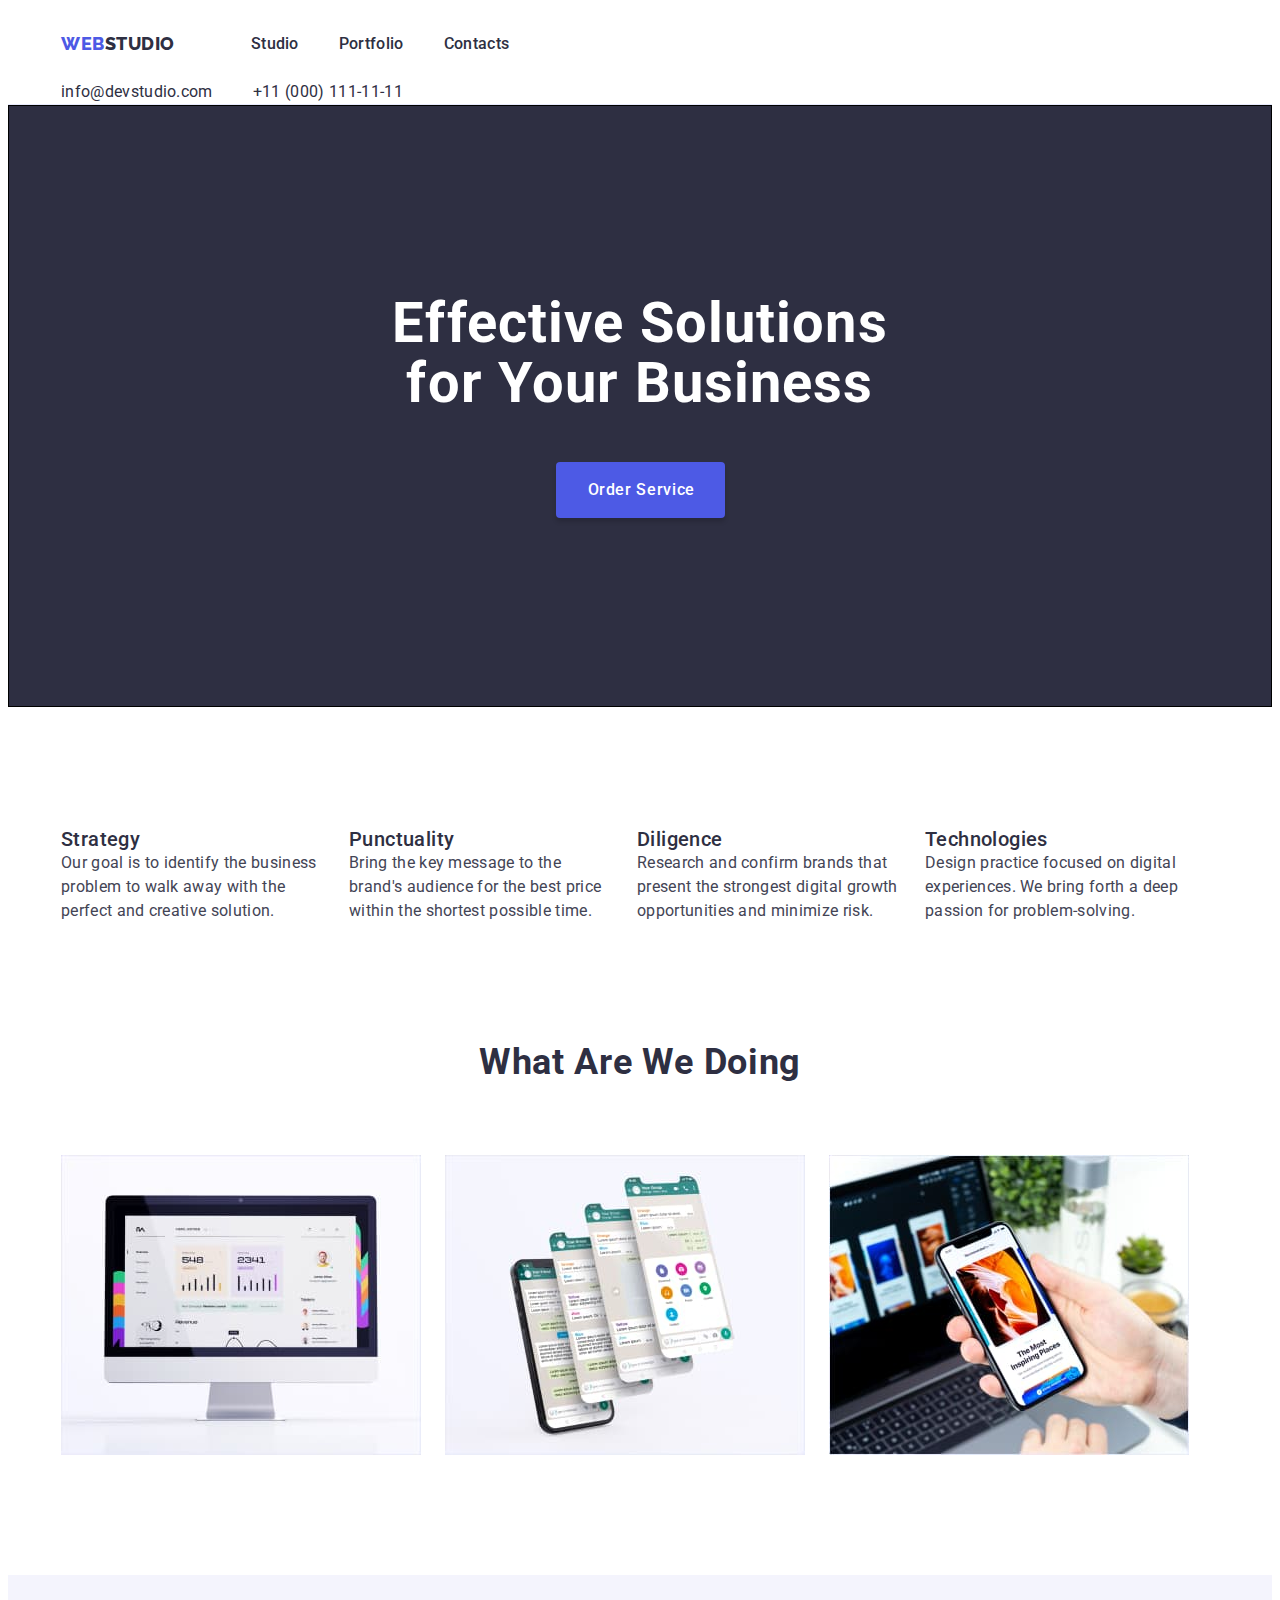
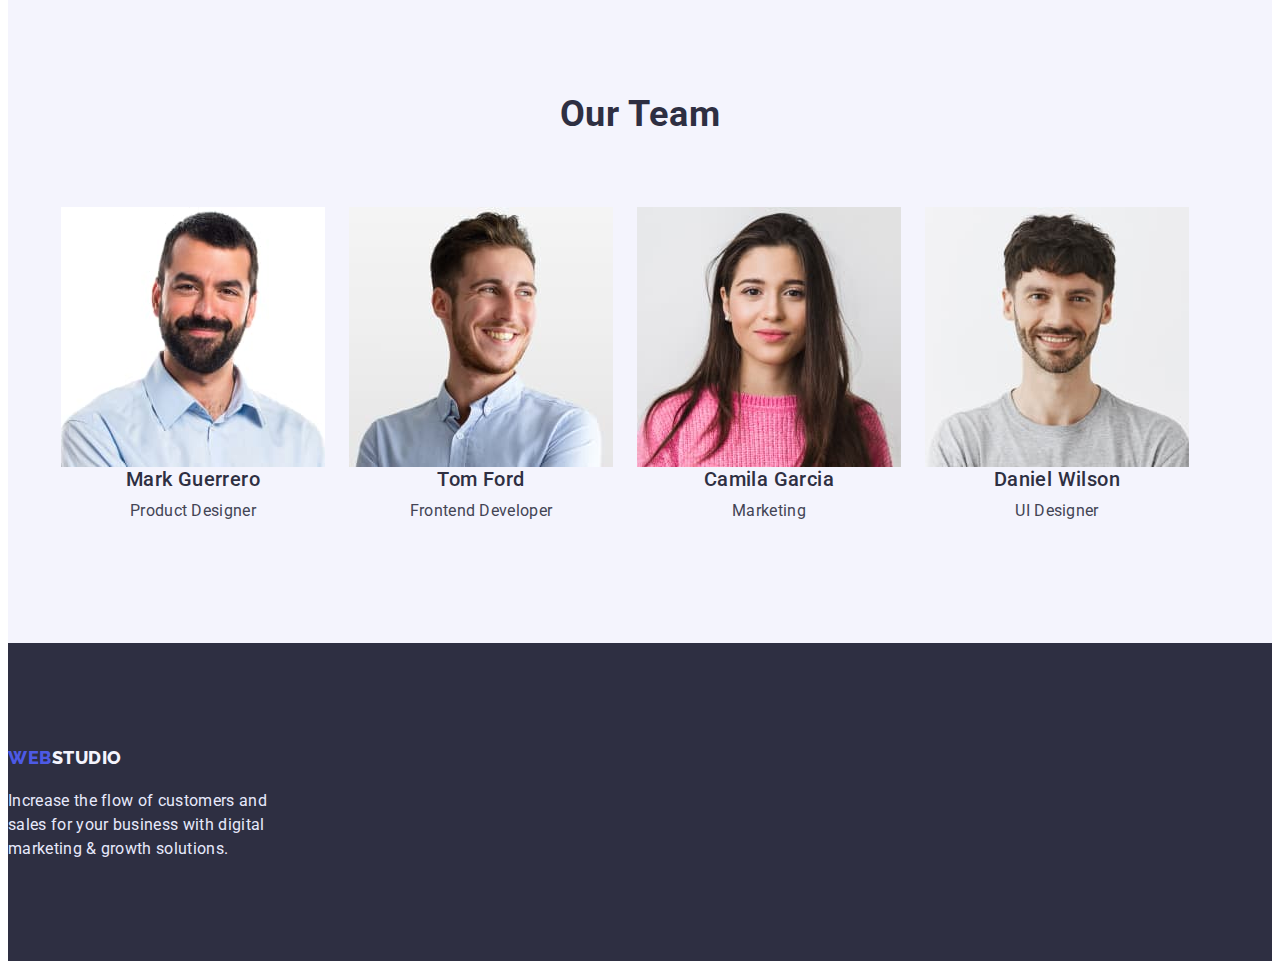
<file: index.html>
<!DOCTYPE html>
<html lang="en">
	<head>
		<meta charset="UTF-8" />
		<meta http-equiv="X-UA-Compatible" content="IE=edge" />
		<meta name="viewport" content="width=device-width, initial-scale=1.0" />
		<title>WebStudio</title
		><link rel="preconnect" href="https://fonts.googleapis.com" />
		<link rel="preconnect" href="https://fonts.gstatic.com" crossorigin />
		<link
			href="https://fonts.googleapis.com/css2?family=Raleway:wght@800&family=Roboto:wght@400;500;700;900&display=swap"
			rel="stylesheet"
		/>
		<link
			rel="stylesheet"
			href="https://cdnjs.cloudflare.com/ajax/libs/modern-normalize/1.1.0/modern-normalize.min.css"
			integrity="sha512-wpPYUAdjBVSE4KJnH1VR1HeZfpl1ub8YT/NKx4PuQ5NmX2tKuGu6U/JRp5y+Y8XG2tV+wKQpNHVUX03MfMFn9Q=="
			crossorigin="anonymous"
			referrerpolicy="no-referrer"
		/>
		<link rel="stylesheet" href="./css/styles.css" />
	</head>
	<body>
		<header class="header">
			<div class="container">
				<div class="header-container">
					<nav class="header-navigation list">
						<a class="header-logo" href="./index.html"><span>Web</span>Studio</a>
						<ul class="header-list list">
							<li class="header-list-item"><a href="#" class="header-link link">Studio</a></li>
							<li class="header-list-item"><a href="./portfolio.html" class="header-link link">Portfolio</a></li>
							<li class="header-list-item"><a href="#" class="header-link link">Contacts</a></li>
						</ul>
					</nav>
					<address class="header-addess">
						<ul class="list">
							<li><a class="header-mail link" href="mailto:info@devstudio.com">info@devstudio.com</a></li>
							<li><a class="header-tell link" href="tel:+110001111111">+11 (000) 111-11-11</a></li>
						</ul>
					</address>
				</div>
			</div>
		</header>
		<main>
			<!-- Hero section -->
			<section class="hero">
				<div class="hero-container">
					<h1 class="hero-title">Effective Solutions for Your Business</h1>
					<button type="button" class="hero-btn">Order Service</button>
				</div>
			
			</section>
			<section class="methods">
				<div class="container">
					<h2 class="visually-hidden">Our working methods</h2>
					<ul class="mtd-list list">
						<li class="mtd-list-item">
							<h3 class="mtd-list-title">Strategy</h3>
							<p class="mtd-list-text">
								Our goal is to identify the business problem to walk away with the perfect and creative solution.
							</p>
						</li>
						<li class="mtd-list-item">
							<h3 class="mtd-list-title">Punctuality</h3>
							<p class="mtd-list-text">
								Bring the key message to the brand's audience for the best price within the shortest possible time.
							</p>
						</li>
						<li class="mtd-list-item">
							<h3 class="mtd-list-title">Diligence</h3>
							<p class="mtd-list-text">
								Research and confirm brands that present the strongest digital growth opportunities and minimize risk.
							</p>
						</li>
						<li class="mtd-list-item">
							<h3 class="mtd-list-title">Technologies</h3>
							<p class="mtd-list-text">
								Design practice focused on digital experiences. We bring forth a deep passion for problem-solving.
							</p>
						</li>
					</ul>
				</div>
			</section>
			<section class="work">
				<div class="container">
					<h2 class="work-title">What are we doing</h2>
					<ul class="work-list list">
						<li>
							<img src="./images/section2/img1.jpg" alt="Web- sites" width="360" />
						</li>
						<li>
							<img src="./images/section2/img2.jpg" alt="Applications" width="360" />
						</li>
						<li>
							<img src="./images/section2/img3.jpg" alt="Adapt this to mobile devices" width="360" />
						</li>
					</ul>
				</div>
			</section>
			<section class="team">
				<div class="container">
					<h2 class="team-title">Our Team</h2>
					<ul class="team-list list">
						<li>
							<img
								src="./images/section3/foto1.jpg"
								alt="Mark Guerrero
          Product Designer"
								width="264"
							/>
							<h3 class="team-name">Mark Guerrero</h3>
							<p class="team-prof">Product Designer</p>
						</li>
						<li>
							<img
								src="./images/section3/foto2.jpg"
								alt="Tom Ford
          Frontend Developer"
								width="264"
							/>
							<h3 class="team-name">Tom Ford</h3>
							<p class="team-prof">Frontend Developer</p>
						</li>
						<li>
							<img
								src="./images/section3/foto3.jpg"
								alt="Camila Garcia
          Marketing"
								width="264"
							/>
							<h3 class="team-name">Camila Garcia</h3>
							<p class="team-prof">Marketing</p>
						</li>
						<li>
							<img
								src="./images/section3/foto4.jpg"
								alt="Daniel Wilson
          UI Designer"
								width="264"
							/>
							<h3 class="team-name">Daniel Wilson</h3>
							<p class="team-prof">UI Designer</p>
						</li>
					</ul>
				</div>
			</section>
		</main>
		<footer class="footer">
			<a class="footer-logo link" href="./index.html"><span class="accent">Web</span>Studio</a>
			<p class="footer-text">
				Increase the flow of customers and sales for your business with digital marketing & growth solutions.
			</p>
		</footer>
	</body>
</html>
</file>
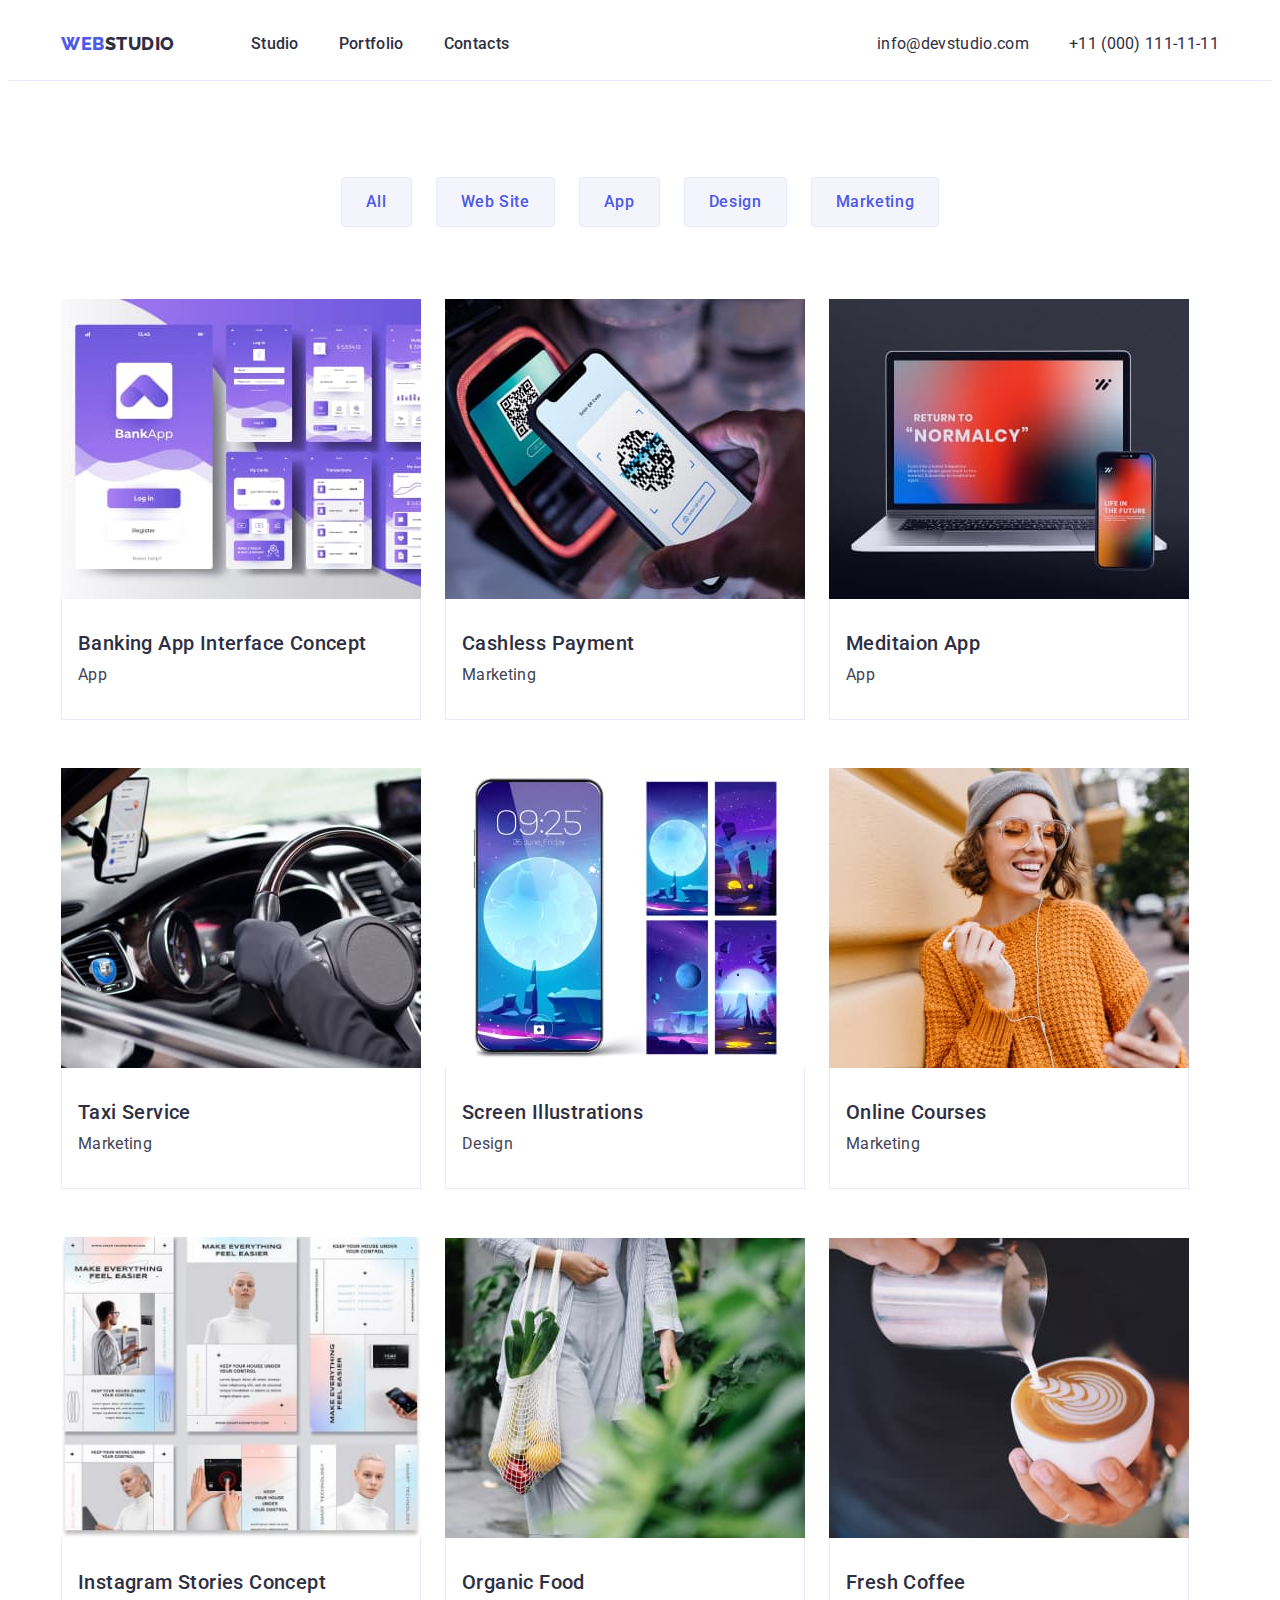
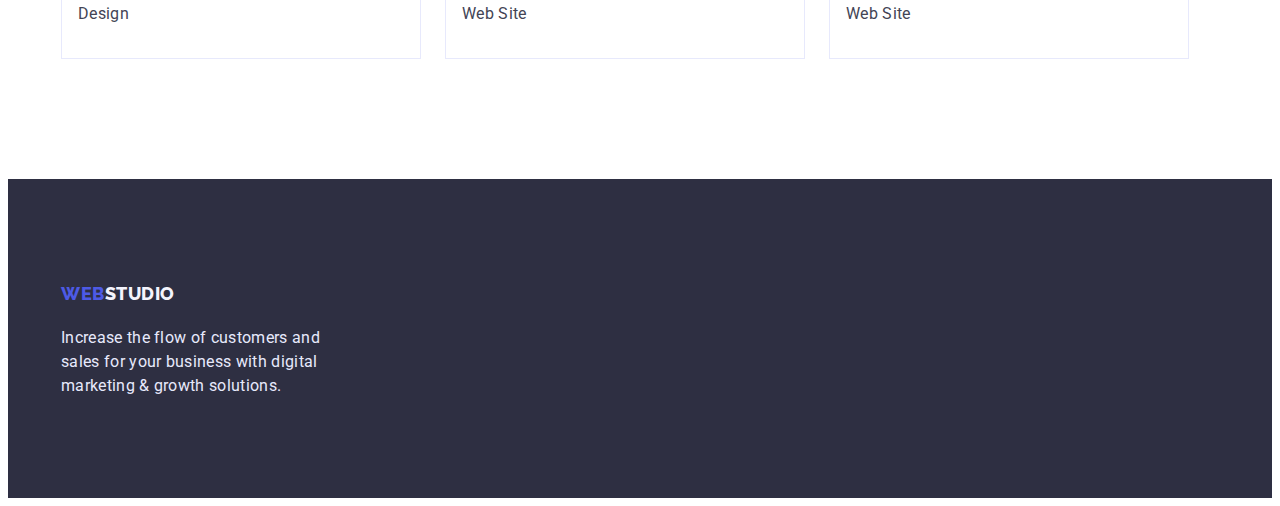
<file: portfolio.html>
<!DOCTYPE html>
<html lang="en">
	<head>
		<meta charset="UTF-8" />
		<meta http-equiv="X-UA-Compatible" content="IE=edge" />
		<meta name="viewport" content="width=device-width, initial-scale=1.0" />
		<title>Portfolio</title
		><link rel="preconnect" href="https://fonts.googleapis.com" />
		<link rel="preconnect" href="https://fonts.gstatic.com" crossorigin />
		<link
			href="https://fonts.googleapis.com/css2?family=Raleway:wght@800&family=Roboto:wght@400;500;700;900&display=swap"
			rel="stylesheet"
		/>
		<link
			rel="stylesheet"
			href="https://cdnjs.cloudflare.com/ajax/libs/modern-normalize/1.1.0/modern-normalize.min.css"
			integrity="sha512-wpPYUAdjBVSE4KJnH1VR1HeZfpl1ub8YT/NKx4PuQ5NmX2tKuGu6U/JRp5y+Y8XG2tV+wKQpNHVUX03MfMFn9Q=="
			crossorigin="anonymous"
			referrerpolicy="no-referrer"
		/>
		<link rel="stylesheet" href="./css/styles.css" />
	</head>
	<body>
		<!--     Header    -->
		<header class="header">
			<div class="container-header">
				<nav class="header-navigation list">
					<a class="header-logo" href="./index.html"><span>Web</span>Studio</a>
					<ul class="header-list list">
						<li class="header-list-item"><a href="./index.html" class="header-link link">Studio</a></li>
						<li class="header-list-item"><a href="./portfolio.html" class="header-link link">Portfolio</a></li>
						<li class="header-list-item"><a href="#" class="header-link link">Contacts</a></li>
					</ul>
				</nav>
				<address class="header-addess">
					<ul class="list">
						<li><a class="header-mail link" href="mailto:info@devstudio.com">info@devstudio.com</a></li>
						<li><a class="header-tell link" href="tel:+110001111111">+11 (000) 111-11-11</a></li>
					</ul>
				</address>
			</div>
		</header>
		<!-- Main -->
		<section class="portfolio"
			><div class="container">
				<h1 class="visually-hidden">Examples of our work</h1>
				<!--                       Buttons                          -->
				<ul class="portfolio-list list">
					<li class="portfolio-item"><button type="button" class="btn">All</button></li>
					<li class="portfolio-item"><button type="button" class="btn">Web Site</button></li>
					<li class="portfolio-item"><button type="button" class="btn">App</button></li>
					<li class="portfolio-item"><button type="button" class="btn">Design</button></li>
					<li class="portfolio-item"><button type="button" class="btn">Marketing</button></li>
				</ul>
				<ul class="exampl-list list">
					<li class="exampl-item"
						><img src="./images/portfolio/img1.jpg" alt="Banking App Interface Concept" width="360" /><div
							class="exampl-content"
							><h2 class="exampl-subtitle">Banking App Interface Concept</h2><p class="exampl-descr">App</p></div
						></li
					>
					<li class="exampl-item"
						><img src="./images/portfolio/img2.jpg" alt="Cashless Payment" width="360" /><div class="exampl-content"
							><h2 class="exampl-subtitle">Cashless Payment</h2><p class="exampl-descr">Marketing</p></div
						></li
					>
					<li class="exampl-item"
						><img src="./images/portfolio/img3.jpg" alt="Meditaion App" width="360" /><div class="exampl-content"
							><h2 class="exampl-subtitle">Meditaion App</h2><p class="exampl-descr">App</p></div
						></li
					>
					<li class="exampl-item"
						><img src="./images/portfolio/img4.jpg" alt="Taxi Service" width="360" /><div class="exampl-content"
							><h2 class="exampl-subtitle">Taxi Service</h2><p class="exampl-descr">Marketing</p></div
						></li
					>
					<li class="exampl-item"
						><img src="./images/portfolio/img5.jpg" alt="Screen Illustrations" width="360" /><div class="exampl-content"
							><h2 class="exampl-subtitle">Screen Illustrations</h2><p class="exampl-descr">Design</p></div
						></li
					>
					<li class="exampl-item"
						><img src="./images/portfolio/img6.jpg" alt="Online Courses" width="360" /><div class="exampl-content"
							><h2 class="exampl-subtitle">Online Courses</h2><p class="exampl-descr">Marketing</p></div
						></li
					>
					<li class="exampl-item"
						><img src="./images/portfolio/img7.jpg" alt="Instagram Stories Concept" width="360" /><div
							class="exampl-content"
							><h2 class="exampl-subtitle">Instagram Stories Concept</h2><p class="exampl-descr">Design</p></div
						></li
					>
					<li class="exampl-item"
						><img src="./images/portfolio/img8.jpg" alt="Organic Food" width="360" /><div class="exampl-content"
							><h2 class="exampl-subtitle">Organic Food</h2><p class="exampl-descr">Web Site</p></div
						></li
					>
					<li class="exampl-item"
						><img src="./images/portfolio/img9.jpg" alt="Fresh Coffee" width="360" /><div class="exampl-content">
							<h2 class="exampl-subtitle">Fresh Coffee</h2><p class="exampl-descr">Web Site</p></div
						></li
					></ul
				></div
			>
		</section>
		<!-- Footer -->
		<footer class="footer"
			><div class="container">
				<a class="footer-logo link" href="./index.html"><span class="accent">Web</span>Studio</a>
				<p class="footer-text">
					Increase the flow of customers and sales for your business with digital marketing & growth solutions.
				</p></div
			>
		</footer>
	</body>
</html>
</file>
<file: css/styles.css>
:root {
	--main-color: #2e2f42;
	--accent-color: #434455;
	--white-pure-color: #ffffff;
	--white-first-color: #f4f4fd;
	--white-second-color: #e7e9fc;
	--blue-first-color: #4d5ae5;
	--blue-second-color: #404bbf;
}
h1,
h2,
h3,
h4,
h5,
h6,
p {
	margin: 0;
}

ul {
	margin: 0;
	padding: 0;
}

img {
	display: block;
	max-width: 100%;
	height: auto;
}

body {
	font-family: "Roboto", sans-serif, "Raleway", sans-serif;
	font-weight: 400;
	background: var(--white-pure-color);
	color: var(--main-color);
}
.container {
	max-width: 1158px;
	margin: 0 auto;
	padding: 0 15px;
}
.container-header {
	display: flex;
	align-items: center;
	max-width: 1158px;
	margin: 0 auto;
	padding: 0 15px;
}
.link {
	text-decoration: none;
}
.link:hover,
.link:focus,
.link:active {
	color: var(--blue-second-color);
}
.list {
	list-style: none;
	display: flex;
	align-items: center;
}
.header {
	border-bottom: 1px solid var(--white-second-color);
}
.header-navigation {
	display: flex;
	align-items: center;
}
.header-logo {
	font-family: "Raleway", sans-serif;
	font-style: normal;
	font-weight: 800;
	font-size: 18px;
	line-height: 1.33;
	display: inline-block;
	letter-spacing: 0.03em;
	text-transform: uppercase;
	text-decoration: none;
	color: var(--main-color);
	margin-right: 76px;
	padding: 24px 0;
}
.header-logo span {
	color: var(--blue-first-color);
}
.header-addess {
	display: flex;
	align-items: center;
	margin-left: auto;
}
.header-list {
	display: flex;
	gap: 40px;
}
.header-list-item {
	font-weight: 500;
	font-size: 16px;
	line-height: 1.5;
	letter-spacing: 0.02em;
	color: var(--main-color);
}
.header-link {
	font-weight: 500;
	font-size: 16px;
	line-height: 1.5;
	letter-spacing: 0.02em;
	color: var(--main-color);
}
.header-mail {
	font-style: normal;
	font-size: 16px;
	line-height: 1.5;
	letter-spacing: 0.02em;
	color: var(--main-color);
	margin-right: 40px;
	padding: 24px 0;
}
.header-tell {
	font-style: normal;
	font-size: 16px;
	line-height: 1.5;
	letter-spacing: 0.02em;
	color: var(--main-color);
	padding: 24px 0;
}

/* Hero section */
.hero {
	background: var(--main-color);
	padding-top: 188px;
	padding-bottom: 188px;
	border: 1px solid #000;
}
.hero-container {
	display: flex;
	flex-direction: column;
	align-items: center;
	gap: 48px;
}
.hero-title {
	font-size: 56px;
	font-weight: 700;
	line-height: 1.07;
	text-align: center;
	letter-spacing: 0.02em;
	color: var(--white-pure-color);
	width: 496px;
}
.hero-btn {
	font-family: "Roboto", sans-serif;
	font-weight: 500;
	display: flex;
	flex-direction: row;
	align-items: flex-start;
	width: 169px;
	height: 56px;
	gap: 10px;
	padding-left: 32px;
	font-size: 16px;
	line-height: 1.5;
	align-items: center;
	letter-spacing: 0.04em;
	color: var(--white-pure-color);
	cursor: pointer;
	background: var(--blue-first-color);
	box-shadow: 0px 4px 4px rgba(0, 0, 0, 0.15);
	border-radius: 4px;
	border: none;
	margin: 0 auto;
}
.hero-btn:hover,
.hero-btn:focus {
	background: var(--blue-second-color);
}
.methods {
	padding-top: 120px;
}
.visually-hidden {
	position: absolute;
	top: -150%;
	z-index: -100;
	width: 0;
	height: 0;
	opacity: 0;
	visibility: hidden;
	user-select: none;
	pointer-events: none;
	cursor: none;
	margin: 0;
	padding: 0;
	overflow: hidden;
	border: none;
	outline: none;
	white-space: nowrap;
}
.mtd-list {
	display: flex;
	column-gap: 24px;
}

.mtd-list-title {
	font-weight: 500;
	font-size: 20px;
	line-height: 1.2;
	letter-spacing: 0.02em;
	color: var(--main-color);
}
.mtd-list-text {
	width: 264px;
	font-size: 16px;
	line-height: 1.5;
	letter-spacing: 0.02em;
	color: var(--accent-color);
}
.work {
	padding-top: 120px;
	padding-bottom: 120px;
}
.work-title {
	font-weight: 700;
	font-size: 36px;
	line-height: 1.11;
	text-align: center;
	letter-spacing: 0.02em;
	text-transform: capitalize;
	color: var(--main-color);
	margin-bottom: 72px;
}
.work-list {
	display: flex;
	gap: 24px;
}
.team {
	background: var(--white-first-color);
	padding: 120px 0 120px;
}
.team-list {
	display: flex;
	gap: 24px;
}
.team-title {
	font-weight: 700;
	font-size: 36px;
	line-height: 1.11;
	text-align: center;
	letter-spacing: 0.02em;
	text-transform: capitalize;
	color: var(--main-color);
	margin-bottom: 72px;
}
.team-name {
	font-weight: 500;
	font-size: 20px;
	line-height: 1.2;
	text-align: center;
	letter-spacing: 0.02em;
	color: var(--main-color);
	margin-bottom: 8px;
}
.team-prof {
	font-size: 16px;
	line-height: 1.5;
	text-align: center;
	letter-spacing: 0.02em;
	color: var(--accent-color);
	font-size: 16px;
}
.team-content {
	padding: 32px 16px;
	background-color: var(--white-pure-color);
}

.footer-logo {
	font-family: "Raleway";
	font-style: normal;
	font-weight: 800;
	font-size: 18px;
	line-height: 1.7;
	display: inline-block;
	letter-spacing: 0.03em;
	text-transform: uppercase;
	color: var(--white-first-color);
	margin-bottom: 16px;
}
.footer-logo span {
	color: var(--blue-first-color);
}
.footer-text {
	font-size: 16px;
	line-height: 1.5;
	letter-spacing: 0.02em;
	color: var(--white-second-color);
	width: 264px;
}
.footer {
	background: var(--main-color);
	padding: 100px 0;
}
.portfolio {
	display: flex;
	flex-direction: column;
	align-items: center;
	padding-top: 96px;
	padding-bottom: 120px;
}
.portfolio-list {
	display: flex;
	gap: 24px;
	justify-content: center;
}
.btn {
	font-family: inherit;
	background: --white-first-color;
	font-weight: 500;
	font-size: 16px;
	line-height: 1.5;
	display: flex;
	align-items: center;
	text-align: center;
	letter-spacing: 0.04em;
	height: 48px;
	color: var(--blue-first-color);
	padding: 24px;
	background: var(--white-first-color);
	border: 1px solid var(--white-second-color);
	border-radius: 4px;
}
.btn:hover,
.btn:focus {
	color: var(--white-pure-color);
	background: var(--blue-second-color);
}
.exampl-list {
	flex-wrap: wrap;
	row-gap: 48px;
	column-gap: 24px;
	margin-top: 72px;
}
.exampl-content {
	padding: 32px 16px;
	border-right: 1px solid var(--white-second-color);
	border-left: 1px solid var(--white-second-color);
	border-bottom: 1px solid var(--white-second-color);
}
.exampl-subtitle {
	font-weight: 500;
	font-size: 20px;
	line-height: 1.2;
	letter-spacing: 0.02em;
	color: var(--main-color);
	margin-bottom: 8px;
}
.exampl-descr {
	font-size: 16px;
	line-height: 1.5;
	letter-spacing: 0.02em;
	color: var(--accent-color);
}
</file>
